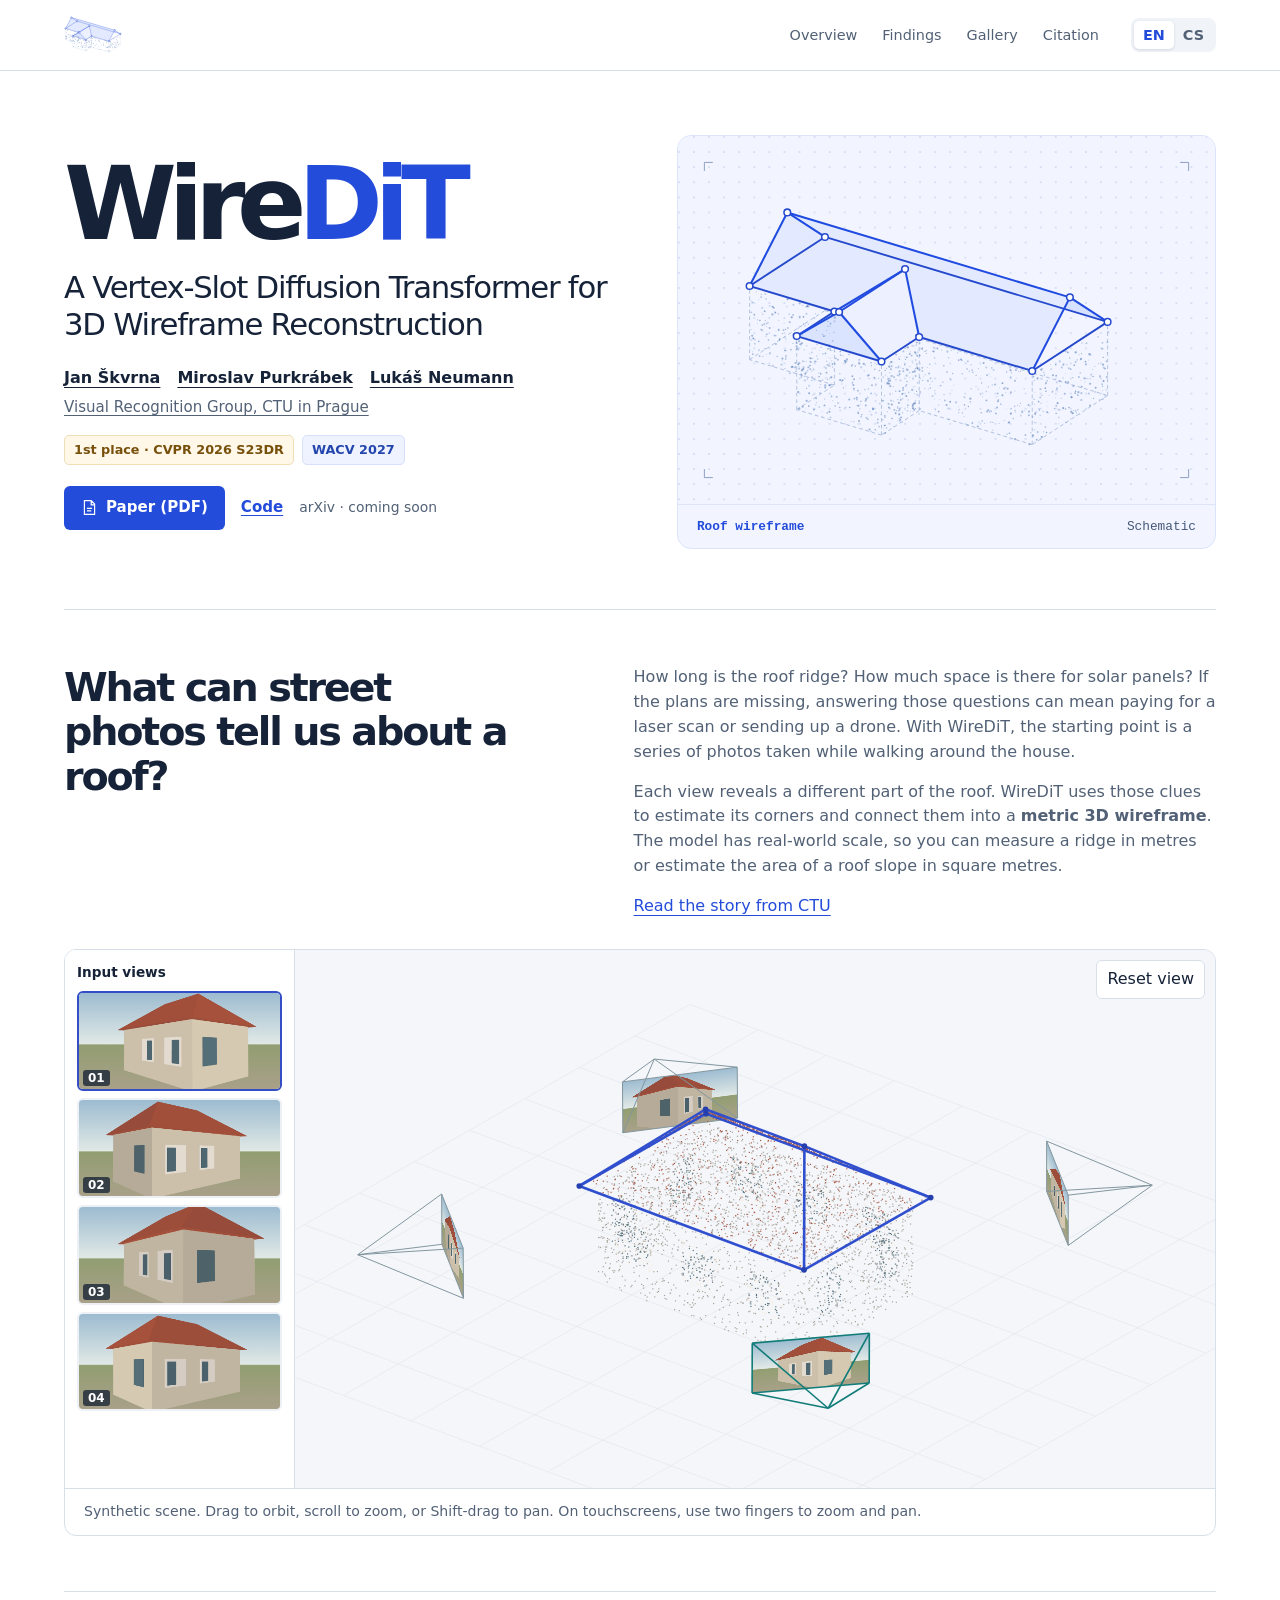
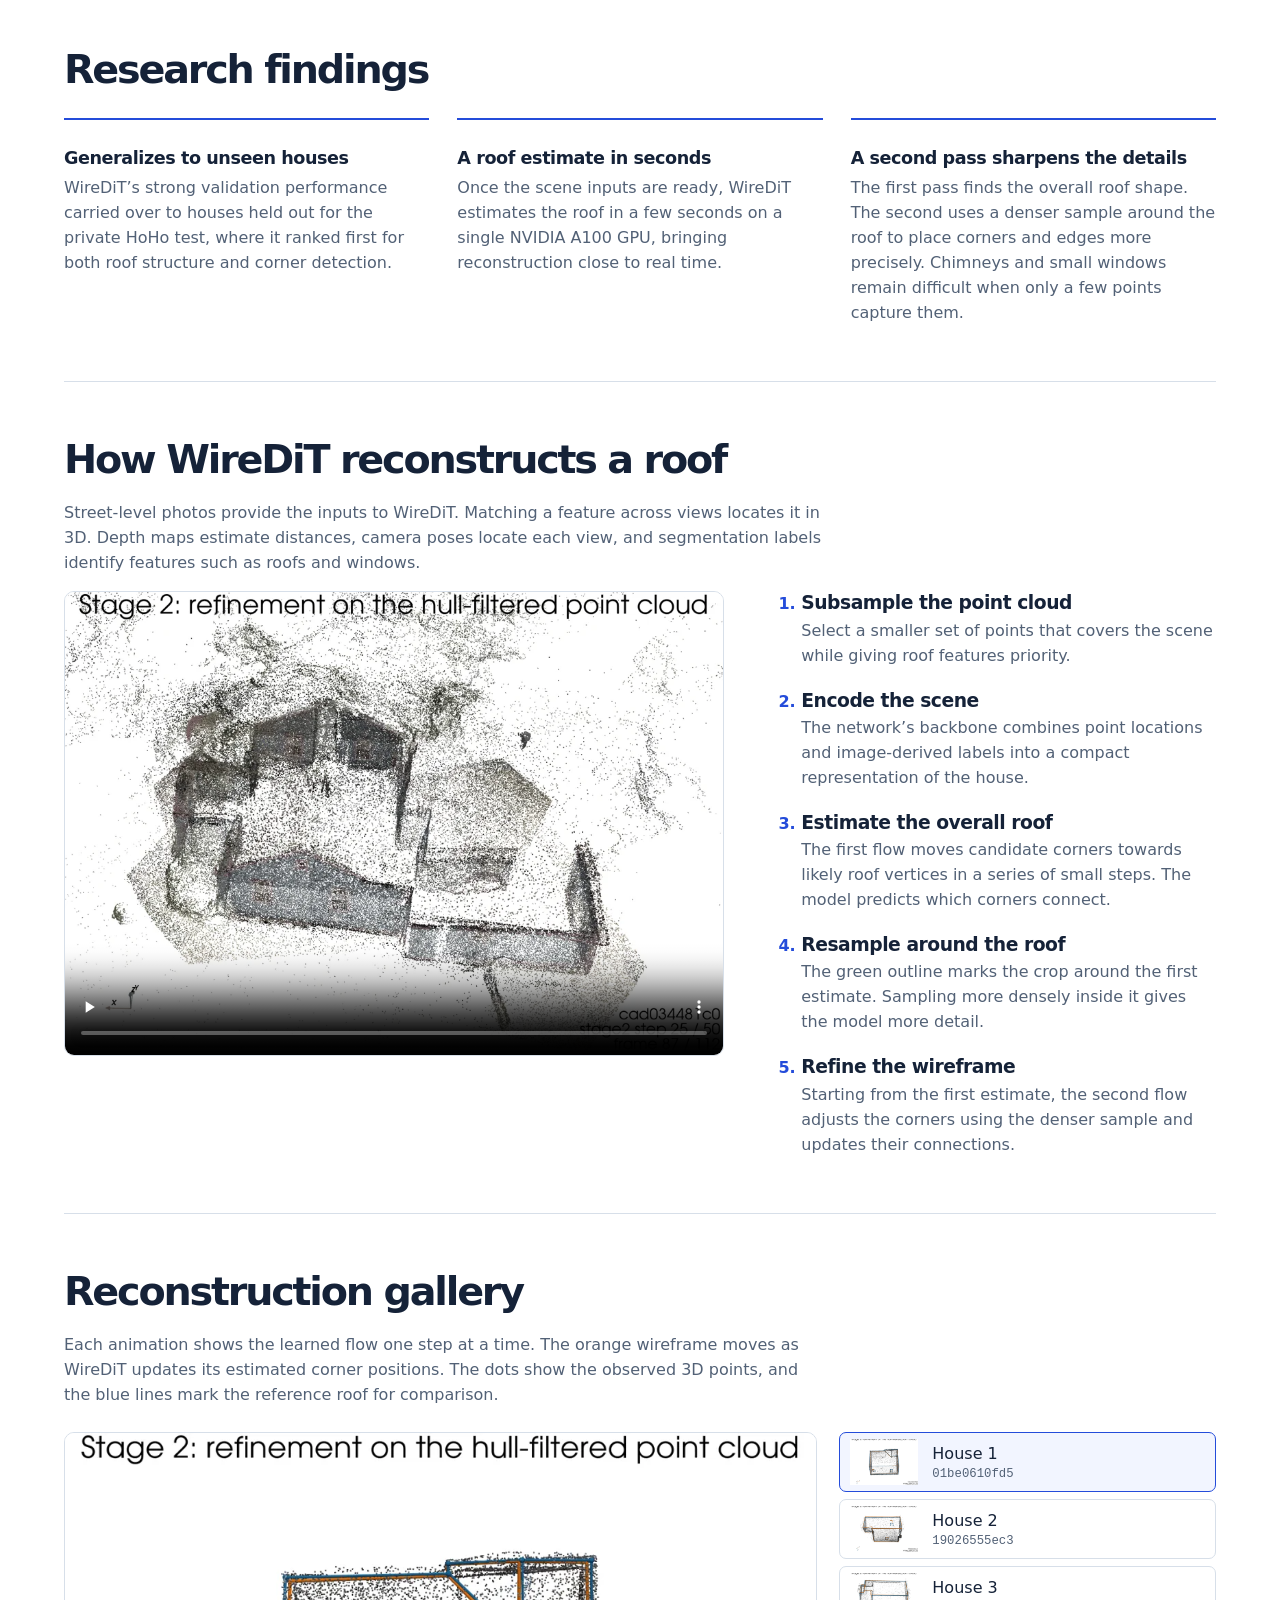
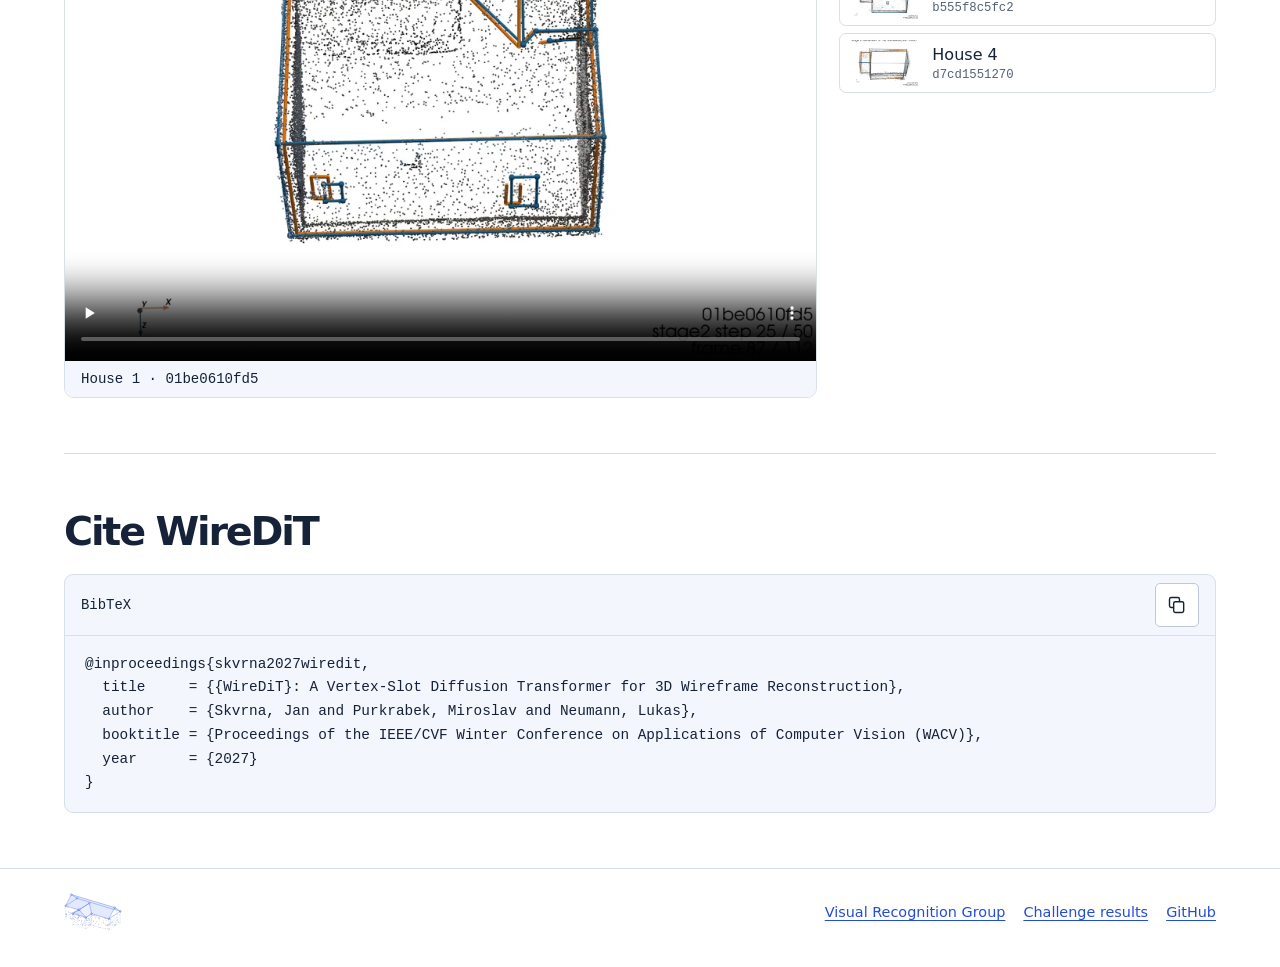
<file: index.html>
<!doctype html>
<html lang="en">
<head>
<meta charset="utf-8">
<meta name="viewport" content="width=device-width,initial-scale=1">
<title>WireDiT · A Vertex-Slot Diffusion Transformer for 3D Wireframe Reconstruction</title>
<meta name="description" content="WireDiT reconstructs the corners and edges of a roof from street-level observations. Explore the method and watch it reconstruct five houses.">
<link rel="icon" href="./assets/house.svg">
<link rel="stylesheet" href="./style.css">
<link rel="canonical" href="/WireDiT/">
<link rel="alternate" hreflang="en" href="/WireDiT/">
<link rel="alternate" hreflang="cs" href="/WireDiT/cs/">
<script src="./language.js">
</script>
<script defer src="./site.js">
</script>
</head>
<body>
<header>
<div class="wrap top">
<a class="brand" href="#top" aria-label="WireDiT">
<img alt="" src="./assets/house.svg"></a>
<nav aria-label="Page sections">
<a href="#overview">Overview</a>
<a href="#findings">Findings</a>
<a href="#gallery">Gallery</a>
<a href="#citation">Citation</a>
</nav>
<div class="lang" aria-label="Language">
<a data-lang="en" lang="en" aria-label="English" aria-current="true" href="./?lang=en">EN</a>
<a data-lang="cs" lang="cs" aria-label="Čeština"  href="./cs/?lang=cs">CS</a>
</div>
</div>
</header>
<main class="wrap" id="top">
<section class="hero">
<div>
<h1>Wire<span>DiT</span>
</h1>
<p class="subtitle">A Vertex-Slot Diffusion Transformer for 3D Wireframe Reconstruction</p>
<div class="authors">
<a href="https://jskvrna.github.io/">Jan Škvrna</a>
<a href="https://mirapurkrabek.github.io/">Miroslav Purkrábek</a>
<a href="https://cmp.felk.cvut.cz/~neumann/">Lukáš Neumann</a>
</div>
<a class="aff" href="https://vrg.fel.cvut.cz/">Visual Recognition Group, CTU in Prague</a>
<div class="badges">
<a class="badge award" href="https://s23dr.github.io/2026/prizes.html">1st place · CVPR 2026 S23DR</a>
<span class="badge">WACV 2027</span>
</div>
<div class="actions">
<a class="button" href="./assets/WireDiT.pdf">
<svg viewBox="0 0 20 20" fill="none" stroke="currentColor" stroke-width="1.4" aria-hidden="true">
<path d="M4 2h8l4 4v12H4z M12 2v5h4M7 11h6m-6 3h5"/>
</svg>Paper (PDF)</a>
<a class="code-link" href="https://huggingface.co/jskvrna/2026_s23dr">Code</a>
<span class="pending">arXiv · coming soon</span>
</div>
</div>
<figure>
<img src="./assets/roof.svg" width="570" height="390" style="height:auto" alt="Axonometric drawing of a gabled roof with connected vertices and a sparse cloud of façade points.">
<figcaption>
<span class="blue-line">Roof wireframe</span>
<span>Schematic</span>
</figcaption>
</figure>
</section>
<section id="overview" class="section">
<div class="intro">
<h2>What can street photos tell us about a roof?</h2>
<div>
<p>How long is the roof ridge? How much space is there for solar panels? If the plans are missing, answering those questions can mean paying for a laser scan or sending up a drone. With WireDiT, the starting point is a series of photos taken while walking around the house.</p>
<p>Each view reveals a different part of the roof. WireDiT uses those clues to estimate its corners and connect them into a <strong>metric 3D wireframe</strong>. The model has real-world scale, so you can measure a ridge in metres or estimate the area of a roof slope in square metres.</p>
<a href="https://cyber.felk.cvut.cz/news/phd-students-win-international-competition-with-ai-for-3d-roof-reconstruction/">Read the story from CTU</a>
</div>
</div>
<figure class="pipeline" id="reconstruction">
<div class="recon-layout"><div class="recon-rail"><strong>Input views</strong><div class="recon-photos"></div></div>
<div class="recon-stage"><canvas tabindex="0" aria-label="Interactive 3D reconstruction" aria-describedby="recon-help"></canvas><button type="button" class="recon-reset">Reset view</button></div></div>
<figcaption id="recon-help">Synthetic scene. Drag to orbit, scroll to zoom, or Shift-drag to pan. On touchscreens, use two fingers to zoom and pan.</figcaption></figure>
<script defer src="./viewer.js"></script>
</section>
<section class="section" id="findings">
<h2>Research findings</h2>
<div class="findings">
<article class="finding"><h3>Generalizes to unseen houses</h3><p>WireDiT’s strong validation performance carried over to houses held out for the private HoHo test, where it ranked first for both roof structure and corner detection.</p></article>
<article class="finding"><h3>A roof estimate in seconds</h3><p>Once the scene inputs are ready, WireDiT estimates the roof in a few seconds on a single NVIDIA A100 GPU, bringing reconstruction close to real time.</p></article>
<article class="finding"><h3>A second pass sharpens the details</h3><p>The first pass finds the overall roof shape. The second uses a denser sample around the roof to place corners and edges more precisely. Chimneys and small windows remain difficult when only a few points capture them.</p></article>
</div>
</section>
<section class="section" id="walkthrough">
<h2 id="walk-title">How WireDiT reconstructs a roof</h2>
<p>Street-level photos provide the inputs to WireDiT. Matching a feature across views locates it in 3D. Depth maps estimate distances, camera poses locate each view, and segmentation labels identify features such as roofs and windows.</p>
<div class="walkthrough">
<figure class="player"><video controls playsinline muted loop preload="none" aria-labelledby="walk-title" poster="./assets/cad034481c0.webp" src="./assets/cad034481c0.mp4"></video></figure>
<ol>
<li><h3>Subsample the point cloud</h3><p>Select a smaller set of points that covers the scene while giving roof features priority.</p></li>
<li><h3>Encode the scene</h3><p>The network’s backbone combines point locations and image-derived labels into a compact representation of the house.</p></li>
<li><h3>Estimate the overall roof</h3><p>The first flow moves candidate corners towards likely roof vertices in a series of small steps. The model predicts which corners connect.</p></li>
<li><h3>Resample around the roof</h3><p>The green outline marks the crop around the first estimate. Sampling more densely inside it gives the model more detail.</p></li>
<li><h3>Refine the wireframe</h3><p>Starting from the first estimate, the second flow adjusts the corners using the denser sample and updates their connections.</p></li>
</ol>
</div>
</section>
<section class="section" id="gallery">
<h2>Reconstruction gallery</h2>
<p>Each animation shows the learned flow one step at a time. The orange wireframe moves as WireDiT updates its estimated corner positions. The dots show the observed 3D points, and the blue lines mark the reference roof for comparison.</p>
<div class="gallery" data-assets="./assets/">
<figure class="player">
<video controls playsinline muted loop preload="none" aria-labelledby="scene-title" poster="./assets/01be0610fd5.webp" src="./assets/01be0610fd5.mp4">
</video>
<figcaption id="scene-title" aria-live="polite">House 1 · 01be0610fd5</figcaption>
</figure>
<div class="choices" role="group" aria-label="Select a reconstruction">
<button type="button" data-id="01be0610fd5" data-label="House 1" aria-pressed="true">
<img alt="" loading="lazy" src="./assets/01be0610fd5.webp">
<span>House 1<small>01be0610fd5</small>
</span>
</button>
<button type="button" data-id="19026555ec3" data-label="House 2" aria-pressed="false">
<img alt="" loading="lazy" src="./assets/19026555ec3.webp">
<span>House 2<small>19026555ec3</small>
</span>
</button>
<button type="button" data-id="b555f8c5fc2" data-label="House 3" aria-pressed="false">
<img alt="" loading="lazy" src="./assets/b555f8c5fc2.webp">
<span>House 3<small>b555f8c5fc2</small>
</span>
</button>
<button type="button" data-id="d7cd1551270" data-label="House 4" aria-pressed="false">
<img alt="" loading="lazy" src="./assets/d7cd1551270.webp">
<span>House 4<small>d7cd1551270</small>
</span>
</button>
</div>
</div>
</section>
<section class="section" id="citation">
<h2>Cite WireDiT</h2>
<div class="citation">
<div class="cithead">
<span>BibTeX</span>
<span class="copy-tools"><span id="copy-feedback" role="status"></span><button id="copy" type="button" data-ok="Copied" data-fail="Select and copy below" aria-label="Copy citation" title="Copy citation"><svg width="20" height="20" viewBox="0 0 24 24" fill="none" stroke="currentColor" stroke-width="1.7" aria-hidden="true"><rect x="8" y="8" width="12" height="13" rx="2"/><path d="M15 8V5a2 2 0 0 0-2-2H5a2 2 0 0 0-2 2v8a2 2 0 0 0 2 2h3"/></svg></button></span>
</div>
<pre id="bib">@inproceedings{skvrna2027wiredit,
  title     = {{WireDiT}: A Vertex-Slot Diffusion Transformer for 3D Wireframe Reconstruction},
  author    = {Skvrna, Jan and Purkrabek, Miroslav and Neumann, Lukas},
  booktitle = {Proceedings of the IEEE/CVF Winter Conference on Applications of Computer Vision (WACV)},
  year      = {2027}
}</pre>
</div>
</section>
</main>
<footer>
<div class="wrap">
<a class="brand" href="#top" aria-label="WireDiT">
<img alt="" src="./assets/house.svg"></a>
<div class="links">
<a href="https://vrg.fel.cvut.cz/">Visual Recognition Group</a>
<a href="https://s23dr.github.io/2026/prizes.html">Challenge results</a>
<a href="https://github.com/jskvrna/WireDiT">GitHub</a>
</div>
</div>
</footer>
</body>
</html>
</file>
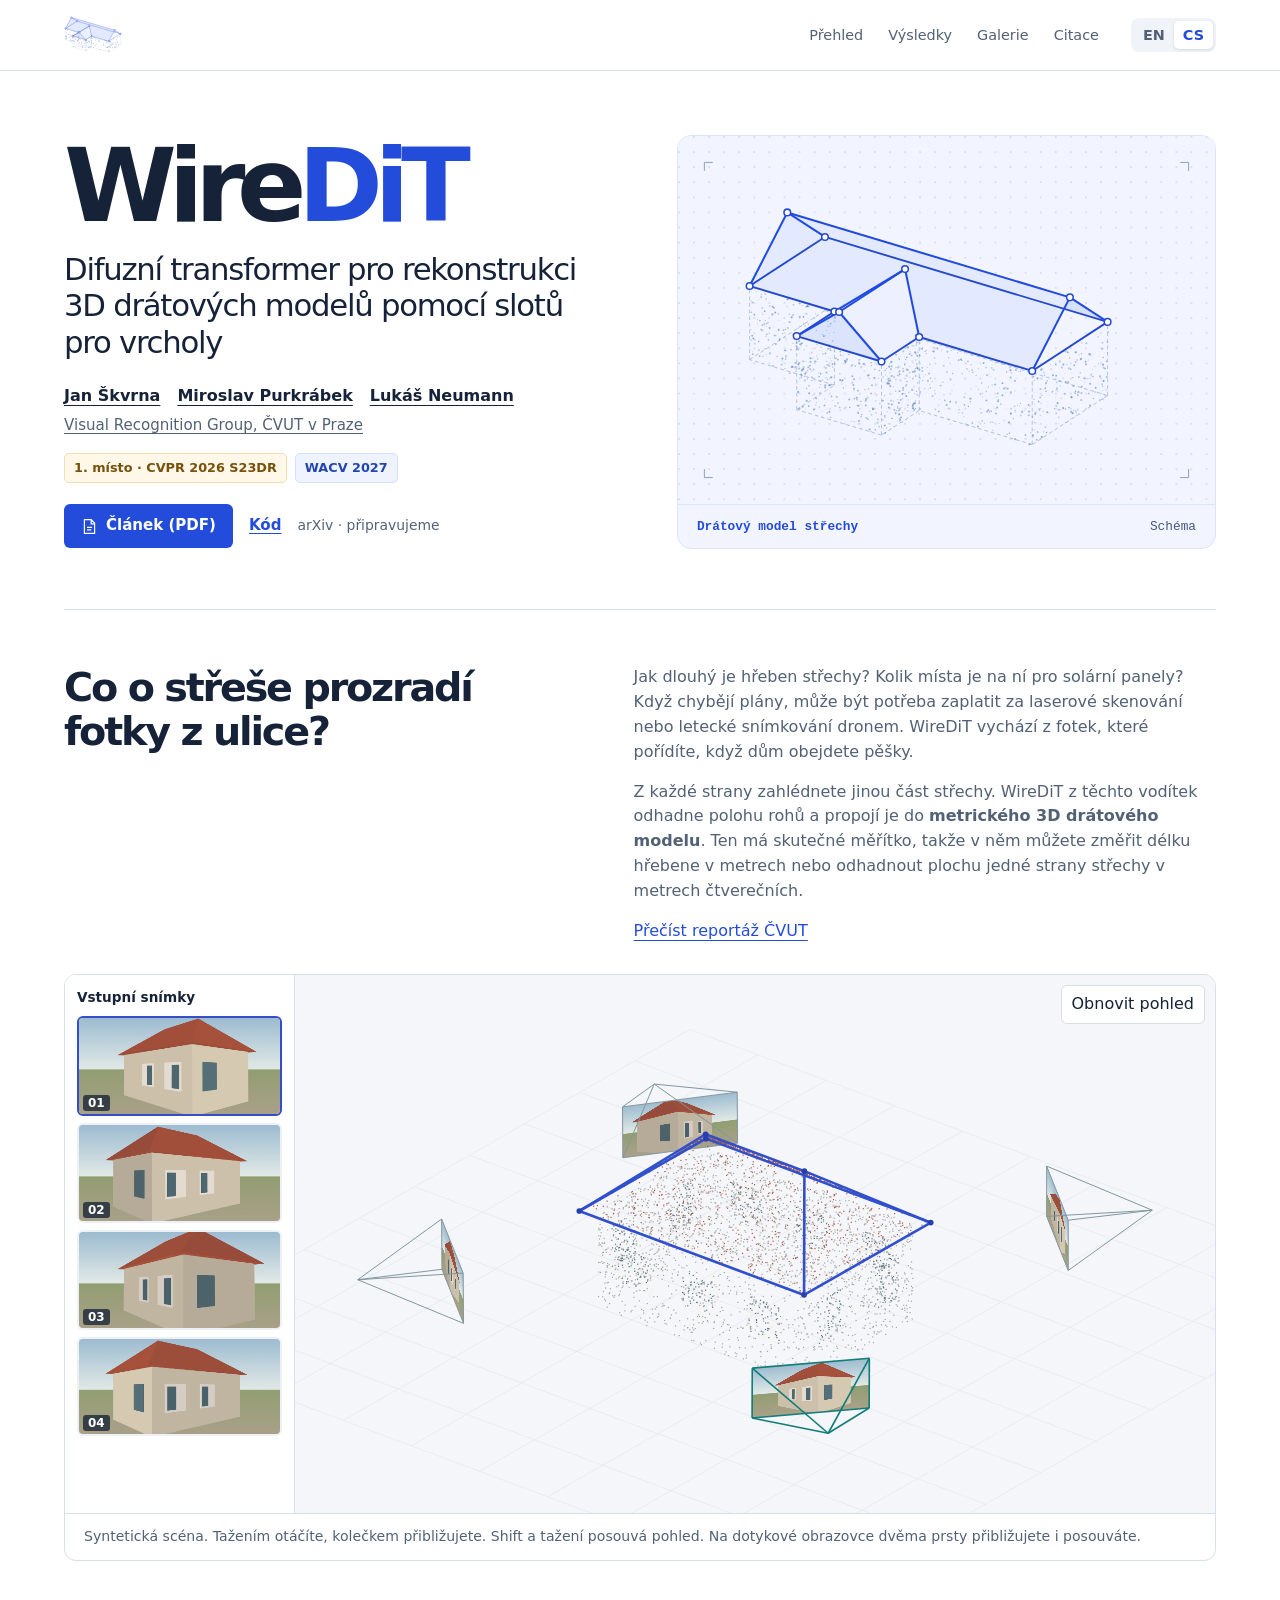
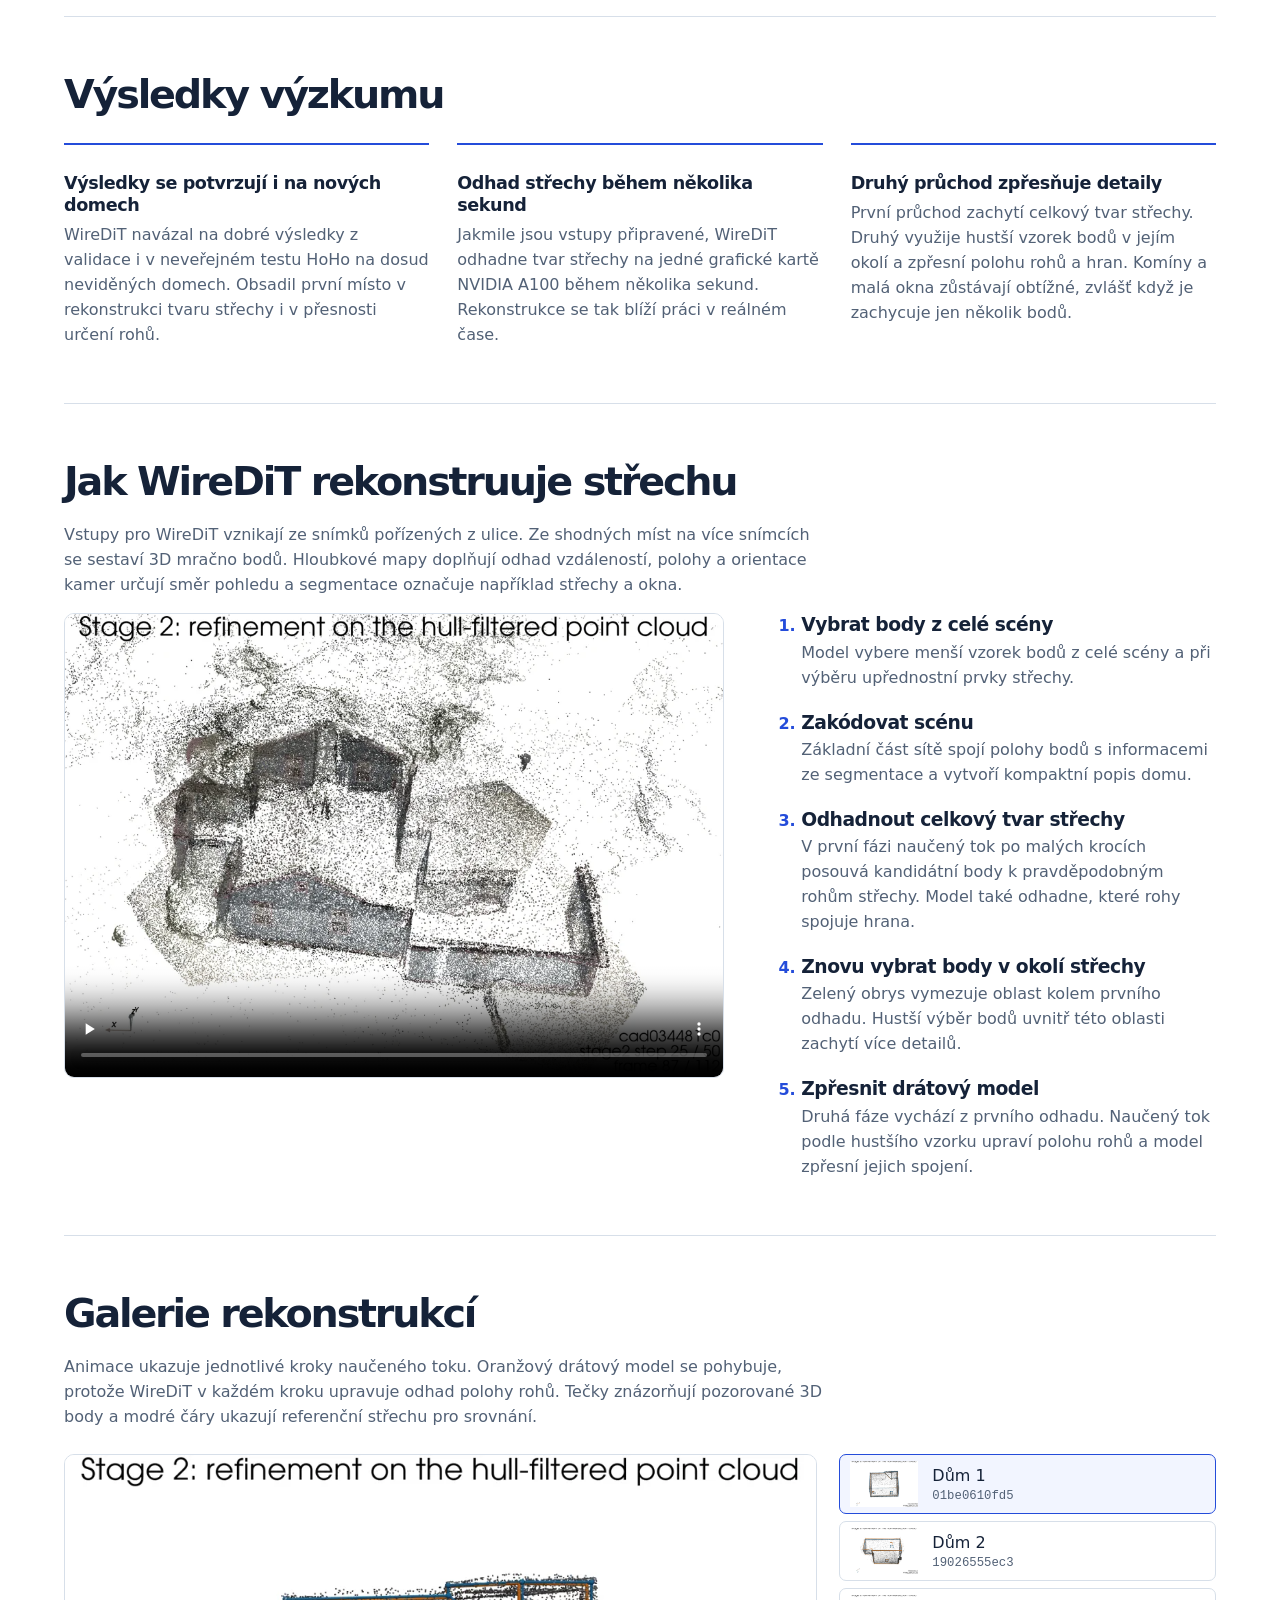
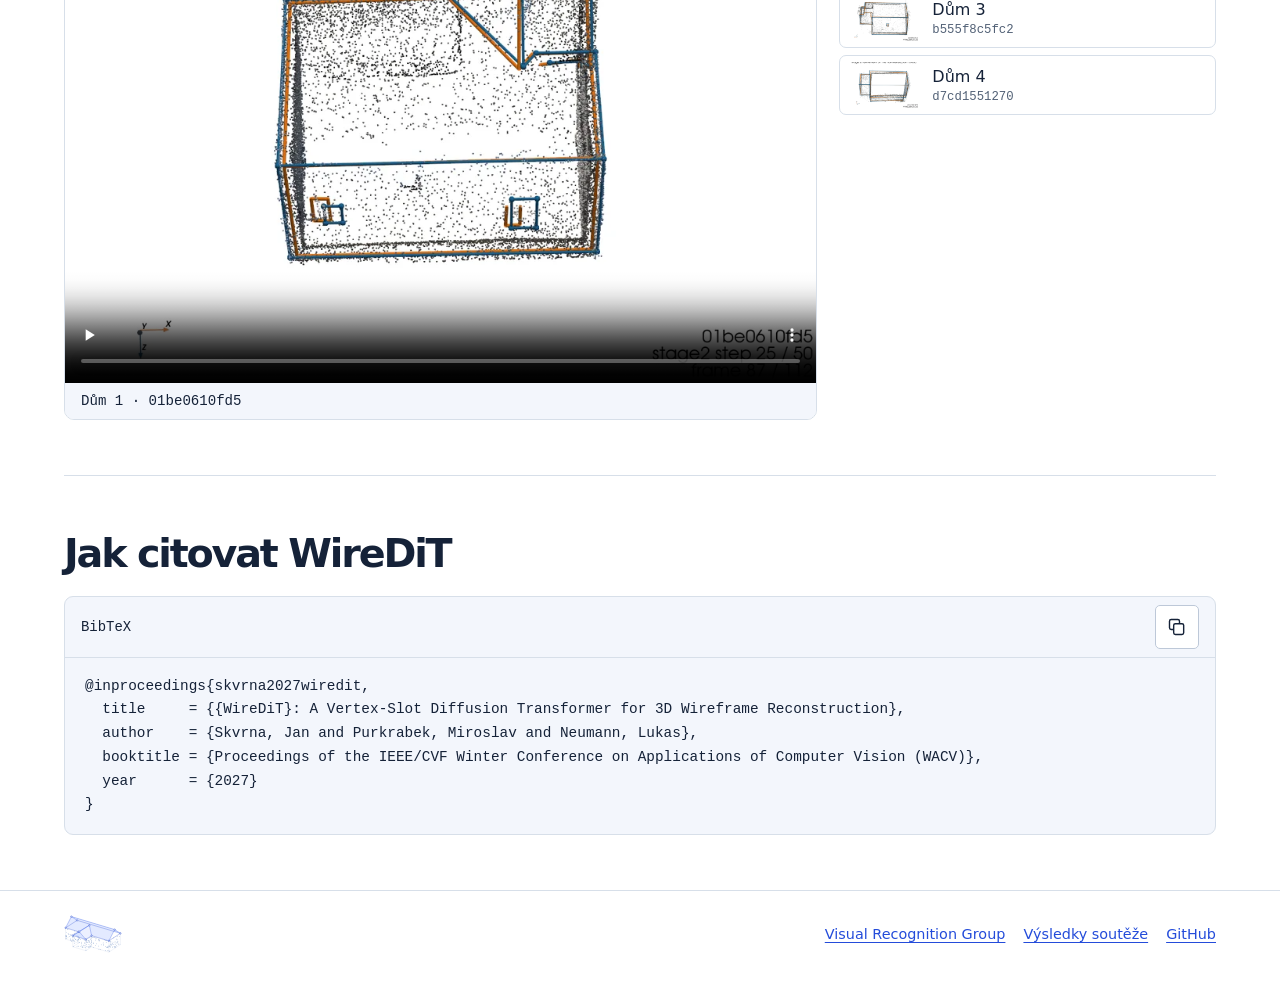
<file: cs/index.html>
<!doctype html>
<html lang="cs">
<head>
<meta charset="utf-8">
<meta name="viewport" content="width=device-width,initial-scale=1">
<title>WireDiT · Difuzní transformer pro rekonstrukci 3D drátových modelů pomocí slotů pro vrcholy</title>
<meta name="description" content="WireDiT odhaduje rohy a hrany střechy ze záběrů pořízených z ulice. Prohlédněte si metodu a sledujte rekonstrukci pěti domů.">
<link rel="icon" href="../assets/house.svg">
<link rel="stylesheet" href="../style.css">
<link rel="canonical" href="/WireDiT/cs/">
<link rel="alternate" hreflang="en" href="/WireDiT/">
<link rel="alternate" hreflang="cs" href="/WireDiT/cs/">
<script src="../language.js">
</script>
<script defer src="../site.js">
</script>
</head>
<body>
<header>
<div class="wrap top">
<a class="brand" href="#top" aria-label="WireDiT">
<img alt="" src="../assets/house.svg"></a>
<nav aria-label="Sekce stránky">
<a href="#overview">Přehled</a>
<a href="#findings">Výsledky</a>
<a href="#gallery">Galerie</a>
<a href="#citation">Citace</a>
</nav>
<div class="lang" aria-label="Jazyk">
<a data-lang="en" lang="en" aria-label="English"  href="../?lang=en">EN</a>
<a data-lang="cs" lang="cs" aria-label="Čeština" aria-current="true" href="../cs/?lang=cs">CS</a>
</div>
</div>
</header>
<main class="wrap" id="top">
<section class="hero">
<div>
<h1>Wire<span>DiT</span>
</h1>
<p class="subtitle">Difuzní transformer pro rekonstrukci 3D drátových modelů pomocí slotů pro vrcholy</p>
<div class="authors">
<a href="https://jskvrna.github.io/">Jan Škvrna</a>
<a href="https://mirapurkrabek.github.io/">Miroslav Purkrábek</a>
<a href="https://cmp.felk.cvut.cz/~neumann/">Lukáš Neumann</a>
</div>
<a class="aff" href="https://vrg.fel.cvut.cz/">Visual Recognition Group, ČVUT v Praze</a>
<div class="badges">
<a class="badge award" href="https://s23dr.github.io/2026/prizes.html">1. místo · CVPR 2026 S23DR</a>
<span class="badge">WACV 2027</span>
</div>
<div class="actions">
<a class="button" href="../assets/WireDiT.pdf">
<svg viewBox="0 0 20 20" fill="none" stroke="currentColor" stroke-width="1.4" aria-hidden="true">
<path d="M4 2h8l4 4v12H4z M12 2v5h4M7 11h6m-6 3h5"/>
</svg>Článek (PDF)</a>
<a class="code-link" href="https://huggingface.co/jskvrna/2026_s23dr">Kód</a>
<span class="pending">arXiv · připravujeme</span>
</div>
</div>
<figure>
<img src="../assets/roof.svg" width="570" height="390" style="height:auto" alt="Axonometrická kresba sedlové střechy s propojenými vrcholy a řídkým mračnem bodů fasády.">
<figcaption>
<span class="blue-line">Drátový model střechy</span>
<span>Schéma</span>
</figcaption>
</figure>
</section>
<section id="overview" class="section">
<div class="intro">
<h2>Co o střeše prozradí fotky z ulice?</h2>
<div>
<p>Jak dlouhý je hřeben střechy? Kolik místa je na ní pro solární panely? Když chybějí plány, může být potřeba zaplatit za laserové skenování nebo letecké snímkování dronem. WireDiT vychází z fotek, které pořídíte, když dům obejdete pěšky.</p>
<p>Z každé strany zahlédnete jinou část střechy. WireDiT z těchto vodítek odhadne polohu rohů a propojí je do <strong>metrického 3D drátového modelu</strong>. Ten má skutečné měřítko, takže v něm můžete změřit délku hřebene v metrech nebo odhadnout plochu jedné strany střechy v metrech čtverečních.</p>
<a href="https://fel.cvut.cz/cs/aktualne/novinky/84587-staci-vyfotit-dum-a-ai-dopocita-strechu-doktorandi-fel-cvut-zvitezili-v-prestizni-svetove-soutezi">Přečíst reportáž ČVUT</a>
</div>
</div>
<figure class="pipeline" id="reconstruction">
<div class="recon-layout"><div class="recon-rail"><strong>Vstupní snímky</strong><div class="recon-photos"></div></div>
<div class="recon-stage"><canvas tabindex="0" aria-label="Interaktivní 3D rekonstrukce" aria-describedby="recon-help"></canvas><button type="button" class="recon-reset">Obnovit pohled</button></div></div>
<figcaption id="recon-help">Syntetická scéna. Tažením otáčíte, kolečkem přibližujete. Shift a tažení posouvá pohled. Na dotykové obrazovce dvěma prsty přibližujete i posouváte.</figcaption></figure>
<script defer src="../viewer.js"></script>
</section>
<section class="section" id="findings">
<h2>Výsledky výzkumu</h2>
<div class="findings">
<article class="finding"><h3>Výsledky se potvrzují i na nových domech</h3><p>WireDiT navázal na dobré výsledky z validace i v neveřejném testu HoHo na dosud neviděných domech. Obsadil první místo v rekonstrukci tvaru střechy i v přesnosti určení rohů.</p></article>
<article class="finding"><h3>Odhad střechy během několika sekund</h3><p>Jakmile jsou vstupy připravené, WireDiT odhadne tvar střechy na jedné grafické kartě NVIDIA A100 během několika sekund. Rekonstrukce se tak blíží práci v reálném čase.</p></article>
<article class="finding"><h3>Druhý průchod zpřesňuje detaily</h3><p>První průchod zachytí celkový tvar střechy. Druhý využije hustší vzorek bodů v jejím okolí a zpřesní polohu rohů a hran. Komíny a malá okna zůstávají obtížné, zvlášť když je zachycuje jen několik bodů.</p></article>
</div>
</section>
<section class="section" id="walkthrough">
<h2 id="walk-title">Jak WireDiT rekonstruuje střechu</h2>
<p>Vstupy pro WireDiT vznikají ze snímků pořízených z ulice. Ze shodných míst na více snímcích se sestaví 3D mračno bodů. Hloubkové mapy doplňují odhad vzdáleností, polohy a orientace kamer určují směr pohledu a segmentace označuje například střechy a okna.</p>
<div class="walkthrough">
<figure class="player"><video controls playsinline muted loop preload="none" aria-labelledby="walk-title" poster="../assets/cad034481c0.webp" src="../assets/cad034481c0.mp4"></video></figure>
<ol>
<li><h3>Vybrat body z celé scény</h3><p>Model vybere menší vzorek bodů z celé scény a při výběru upřednostní prvky střechy.</p></li>
<li><h3>Zakódovat scénu</h3><p>Základní část sítě spojí polohy bodů s informacemi ze segmentace a vytvoří kompaktní popis domu.</p></li>
<li><h3>Odhadnout celkový tvar střechy</h3><p>V první fázi naučený tok po malých krocích posouvá kandidátní body k pravděpodobným rohům střechy. Model také odhadne, které rohy spojuje hrana.</p></li>
<li><h3>Znovu vybrat body v okolí střechy</h3><p>Zelený obrys vymezuje oblast kolem prvního odhadu. Hustší výběr bodů uvnitř této oblasti zachytí více detailů.</p></li>
<li><h3>Zpřesnit drátový model</h3><p>Druhá fáze vychází z prvního odhadu. Naučený tok podle hustšího vzorku upraví polohu rohů a model zpřesní jejich spojení.</p></li>
</ol>
</div>
</section>
<section class="section" id="gallery">
<h2>Galerie rekonstrukcí</h2>
<p>Animace ukazuje jednotlivé kroky naučeného toku. Oranžový drátový model se pohybuje, protože WireDiT v každém kroku upravuje odhad polohy rohů. Tečky znázorňují pozorované 3D body a modré čáry ukazují referenční střechu pro srovnání.</p>
<div class="gallery" data-assets="../assets/">
<figure class="player">
<video controls playsinline muted loop preload="none" aria-labelledby="scene-title" poster="../assets/01be0610fd5.webp" src="../assets/01be0610fd5.mp4">
</video>
<figcaption id="scene-title" aria-live="polite">Dům 1 · 01be0610fd5</figcaption>
</figure>
<div class="choices" role="group" aria-label="Výběr rekonstrukce">
<button type="button" data-id="01be0610fd5" data-label="Dům 1" aria-pressed="true">
<img alt="" loading="lazy" src="../assets/01be0610fd5.webp">
<span>Dům 1<small>01be0610fd5</small>
</span>
</button>
<button type="button" data-id="19026555ec3" data-label="Dům 2" aria-pressed="false">
<img alt="" loading="lazy" src="../assets/19026555ec3.webp">
<span>Dům 2<small>19026555ec3</small>
</span>
</button>
<button type="button" data-id="b555f8c5fc2" data-label="Dům 3" aria-pressed="false">
<img alt="" loading="lazy" src="../assets/b555f8c5fc2.webp">
<span>Dům 3<small>b555f8c5fc2</small>
</span>
</button>
<button type="button" data-id="d7cd1551270" data-label="Dům 4" aria-pressed="false">
<img alt="" loading="lazy" src="../assets/d7cd1551270.webp">
<span>Dům 4<small>d7cd1551270</small>
</span>
</button>
</div>
</div>
</section>
<section class="section" id="citation">
<h2>Jak citovat WireDiT</h2>
<div class="citation">
<div class="cithead">
<span>BibTeX</span>
<span class="copy-tools"><span id="copy-feedback" role="status"></span><button id="copy" type="button" data-ok="Zkopírováno" data-fail="Označte text a zkopírujte jej" aria-label="Kopírovat citaci" title="Kopírovat citaci"><svg width="20" height="20" viewBox="0 0 24 24" fill="none" stroke="currentColor" stroke-width="1.7" aria-hidden="true"><rect x="8" y="8" width="12" height="13" rx="2"/><path d="M15 8V5a2 2 0 0 0-2-2H5a2 2 0 0 0-2 2v8a2 2 0 0 0 2 2h3"/></svg></button></span>
</div>
<pre id="bib">@inproceedings{skvrna2027wiredit,
  title     = {{WireDiT}: A Vertex-Slot Diffusion Transformer for 3D Wireframe Reconstruction},
  author    = {Skvrna, Jan and Purkrabek, Miroslav and Neumann, Lukas},
  booktitle = {Proceedings of the IEEE/CVF Winter Conference on Applications of Computer Vision (WACV)},
  year      = {2027}
}</pre>
</div>
</section>
</main>
<footer>
<div class="wrap">
<a class="brand" href="#top" aria-label="WireDiT">
<img alt="" src="../assets/house.svg"></a>
<div class="links">
<a href="https://vrg.fel.cvut.cz/">Visual Recognition Group</a>
<a href="https://s23dr.github.io/2026/prizes.html">Výsledky soutěže</a>
<a href="https://github.com/jskvrna/WireDiT">GitHub</a>
</div>
</div>
</footer>
</body>
</html>
</file>
<file: style.css>
:root {
  color-scheme:light;
  --ink:#152238;
  --blue:#244cda;
  --muted:#526176;
  --line:#d7dfe9;
  --panel:#f3f6fc;
  --mono:ui-monospace,SFMono-Regular,Consolas,monospace;
}
* {
  box-sizing:border-box;
}
html {
  scroll-behavior:smooth;
  scroll-padding-top:20px;
}
body {
  margin:0;
  background:#fff;
  color:var(--ink);
  font:16px/1.56 system-ui,-apple-system,BlinkMacSystemFont,"Segoe UI",sans-serif;
}
a {
  color:var(--blue);
  text-underline-offset:.22em;
}
a:hover {
  text-decoration:underline;
}
button,a {
  touch-action:manipulation;
}
button {
  cursor:pointer;
  font:inherit;
}
a:focus-visible,button:focus-visible,summary:focus-visible {
  outline:3px solid #f79538;
  outline-offset:4px;
}
.wrap {
  width:min(1180px,90%);
  margin:auto;
}
header {
  border-bottom:1px solid var(--line);
}
.top {
  min-height:70px;
  display:flex;
  align-items:center;
  gap:32px;
}
.brand {
  display:inline-flex;
  align-items:center;
  gap:9px;
  font-weight:780;
  letter-spacing:-.045em;
  color:var(--ink);
  font-size:1.24rem;
  text-decoration:none;
}
.brand img {
  width:30px;
}
nav {
  display:flex;
  gap:25px;
  margin-left:auto;
}
nav a,.lang a {
  color:var(--muted);
  font-size:.9rem;
  text-decoration:none;
}
.lang {
  display:flex;
  padding:3px;
  background:#f0f3f8;
  border-radius:8px;
}
.lang a {
  padding:3px 9px;
  border-radius:5px;
  font-weight:640;
}
.lang [aria-current] {
  color:var(--blue);
  background:white;
  box-shadow:0 1px 3px #15223820;
}
.hero {
  display:grid;
  grid-template-columns:1.03fr 1fr;
  align-items:center;
  gap:5%;
  padding:64px 0 60px;
}
.hero h1 {
  font-size:clamp(4rem,8vw,7.5rem);
  line-height:.98;
  letter-spacing:-.083em;
  margin:0 0 15px;
  font-weight:750;
}
.hero h1 span {
  color:var(--blue);
}
.subtitle {
  font-size:clamp(1.45rem,2.4vw,2.1rem);
  line-height:1.18;
  letter-spacing:-.041em;
  font-weight:540;
  margin:0 0 24px;
  max-width:28ch;
}
.authors {
  display:flex;
  flex-wrap:wrap;
  gap:4px 17px;
}
.authors a {
  font-weight:620;
  color:var(--ink);
}
.aff {
  display:inline-block;
  color:var(--muted);
  font-size:.94rem;
  margin:5px 0 16px;
}
.badges,.actions {
  display:flex;
  gap:8px;
  align-items:center;
  flex-wrap:wrap;
}
.badge {
  font-size:.8rem;
  font-weight:650;
  text-decoration:none;
  border:1px solid #d6e0fc;
  border-radius:5px;
  padding:4px 9px;
  background:#eef3ff;
  color:#2345ad;
}
.award {
  background:#fff7e7;
  border-color:#efdfb5;
  color:#77500c;
}
.actions {
  margin-top:21px;
  gap:16px;
}
.button {
  display:inline-flex;
  align-items:center;
  gap:8px;
  background:var(--blue);
  color:white;
  padding:10px 17px;
  border-radius:6px;
  font-weight:630;
  font-size:.94rem;
  text-decoration:none;
}
.button:hover {
  background:#193bad;
  text-decoration:none;
}
.button svg {
  width:17px;
}
.pending {
  color:var(--muted);
  font-size:.87rem;
}
.hero figure {
  margin:0;
  background:#f2f5ff;
  border:1px solid #dbe4fb;
  border-radius:14px;
  overflow:hidden;
}
.hero figure img {
  width:100%;
  display:block;
}
.hero figcaption {
  padding:12px 19px;
  border-top:1px solid #dde4f6;
  display:flex;
  gap:15px;
  justify-content:space-between;
  font:.8rem/1.5 var(--mono);
  color:#465879;
}
.blue-line {
  font-weight:700;
  color:var(--blue);
}
.section {
  padding:55px 0;
  border-top:1px solid var(--line);
}
h2 {
  font-size:clamp(1.85rem,3.1vw,2.75rem);
  letter-spacing:-.055em;
  line-height:1.12;
  margin:0 0 20px;
  font-weight:670;
}
h3 {
  line-height:1.25;
  letter-spacing:-.025em;
}
.intro {
  display:grid;
  grid-template-columns:1fr 1.22fr;
  gap:8%;
  align-items:start;
}
.intro h2 {
  max-width:18ch;
}
.intro p,.section>p {
  margin:0 0 15px;
  max-width:75ch;
  color:var(--muted);
}
.pipeline {
  margin:30px 0 0;
  border:1px solid var(--line);
  border-radius:12px;
  overflow:hidden;
}
.stages {
  display:grid;
  grid-template-columns:1fr .72fr 1fr;
}
.stage {
  display:flex;
  flex-direction:column;
  align-items:center;
  justify-content:center;
  min-height:188px;
  padding:18px;
  gap:10px;
  text-align:center;
}
.stage+.stage {
  border-left:1px solid var(--line);
}
.stage img {
  height:96px;
  max-width:100%;
  object-fit:contain;
}
.stage.mid {
  background:var(--panel);
}
.stage.mid img {
  height:52px;
  margin:22px 0;
}
.stage b {
  font-size:.96rem;
}
.stage.out img {
  width:150px;
  object-fit:cover;
  border-radius:4px;
}
.pipeline figcaption {
  padding:12px 19px;
  border-top:1px solid var(--line);
  font-size:.88rem;
  color:var(--muted);
}
.findings {
  display:grid;
  grid-template-columns:repeat(3,1fr);
  gap:28px;
  margin-top:27px;
}
.finding {
  border-top:2px solid var(--blue);
  padding-top:18px;
}
.finding strong {
  display:block;
  font:600 clamp(1.8rem,3.1vw,2.75rem)/1.2 var(--mono);
  color:var(--blue);
  letter-spacing:-.07em;
}
.finding h3 {
  font-size:1.1rem;
  margin:10px 0 6px;
}
.finding p {
  margin:0;
  color:var(--muted);
}
.gallery {
  display:grid;
  grid-template-columns:2fr 1fr;
  gap:22px;
  margin-top:24px;
}
.player {
  border:1px solid var(--line);
  border-radius:10px;
  overflow:hidden;
  align-self:start;
  margin:0;
  background:white;
}
.player video {
  display:block;
  width:100%;
  aspect-ratio:1280/900;
}
.player figcaption {
  background:var(--panel);
  padding:10px 16px;
  font: .88rem var(--mono);
}
.choices {
  display:flex;
  flex-direction:column;
  gap:7px;
}
.choices button {
  display:flex;
  align-items:center;
  gap:14px;
  text-align:left;
  border:1px solid var(--line);
  border-radius:7px;
  background:white;
  color:var(--ink);
  padding:6px 10px;
}
.choices button[aria-pressed=true] {
  border-color:var(--blue);
  background:#f2f5ff;
}
.choices img {
  width:68px;
  height:46px;
  object-fit:cover;
}
.choices small {
  display:block;
  color:var(--muted);
  font: .77rem var(--mono);
}
.citation {
  background:var(--panel);
  border:1px solid var(--line);
  border-radius:9px;
  overflow:hidden;
}
.cithead {
  display:flex;
  justify-content:space-between;
  align-items:center;
  border-bottom:1px solid var(--line);
  padding:8px 16px;
  font: .87rem var(--mono);
}
.cithead button {
  background:white;
  border:1px solid #bdc8d8;
  border-radius:5px;
  padding:5px 11px;
  color:var(--ink);
}
pre {
  font: .9rem/1.65 var(--mono);
  padding:17px 20px;
  margin:0;
  white-space:pre-wrap;
  overflow-wrap:anywhere;
}
footer {
  border-top:1px solid var(--line);
  padding:24px 0 35px;
  color:var(--muted);
}
footer .wrap {
  display:flex;
  align-items:center;
  justify-content:space-between;
  gap:18px;
  flex-wrap:wrap;
}
footer a {
  font-size:.9rem;
}
footer .links {
  display:flex;
  gap:18px;
  flex-wrap:wrap;
}
@media(max-width:850px) {
  .hero {
    gap:3%;
    padding:44px 0;
  }
  .findings {
    gap:17px;
  }
  .top {
    gap:18px;
  }
  nav {
    gap:15px;
  }
  .intro {
    gap:4%;
  }
  .gallery {
    grid-template-columns:1.7fr 1fr;
  }
}
@media(max-width:680px) {
  .wrap {
    width:90%;
  }
  .top {
    min-height:58px;
    flex-wrap:wrap;
    gap:0;
  }
  .lang {
    margin-left:auto;
  }
  nav {
    order:3;
    flex-basis:100%;
    justify-content:space-between;
    margin:0;
    padding:7px 0 10px;
    gap:5px;
  }
  .brand,.lang {
    margin-top:9px;
  }
  .hero {
    grid-template-columns:1fr;
    gap:26px;
    padding:36px 0;
  }
  .hero figure {
    width:100%;
  }
  .hero figure img {
    max-height:300px;
  }
  .section {
    padding:36px 0;
  }
  .intro,.gallery,.findings {
    grid-template-columns:1fr;
    gap:15px;
  }
  .intro h2 {
    max-width:none;
    margin-bottom:0;
  }
  .stage {
    padding:8px;
    min-height:125px;
  }
  .stage img {
    height:61px;
  }
  .stage.mid img {
    height:35px;
    margin:13px 0;
  }
  .stage b {
    font-size:.82rem;
  }
  .stages {
    grid-template-columns:1fr .8fr 1fr;
  }
  .choices {
    display:grid;
    grid-template-columns:repeat(auto-fit,minmax(125px,1fr));
  }
  .choices img {
    width:40px;
    height:31px;
  }
  .choices button {
    padding:5px;
    gap:5px;
  }
  .choices small {
    font-size:.65rem;
  }
  .findings {
    gap:24px;
  }
  .authors {
    gap:3px 12px;
  }
}
@media(prefers-reduced-motion:reduce) {
  html {
    scroll-behavior:auto;
  }
}
.limit {
  margin-top: 28px;
  padding: 14px 18px;
  border-left: 3px solid var(--blue);
  background: var(--panel);
}
.walkthrough {
  display: grid;
  grid-template-columns: 1.5fr 1fr;
  gap: clamp(20px, 4vw, 52px);
  align-items: center;
}
.walkthrough ol {
  padding-left: 1.6em;
  margin: 0;
}
.walkthrough li::marker {
  color: var(--blue);
  font-weight: 650;
}
.walkthrough h3 {
  margin: 0 0 4px;
}
.walkthrough li + li {
  margin-top: 20px;
}
.walkthrough p {
  margin: 0;
  color: var(--muted);
}
@media (max-width: 680px) {
  .walkthrough {
    grid-template-columns: 1fr;
  }
}
.brand img {
  width: 58px;
  display: block;
}
.code-link {
  font-size: .94rem;
  font-weight: 630;
}
.copy-tools {
  display: inline-flex;
  align-items: center;
  gap: .7rem;
}
#copy {
  display: inline-grid;
  place-items: center;
  min-height: 44px;
  min-width: 44px;
}

.recon-layout { display:grid; grid-template-columns:20% minmax(0,1fr); background:#f4f6fa; }
.recon-rail { padding:12px; background:white; border-right:1px solid var(--line); }
.recon-rail strong { display:block; font-size:.85rem; margin-bottom:8px; }
.recon-photos { display:grid; gap:7px; }
.recon-photos button { position:relative; display:block; padding:0; overflow:hidden; border:2px solid transparent; background:#edf1f6; border-radius:6px; cursor:pointer; }
.recon-photos button[aria-pressed=true] { border-color:#344ec7; }
.recon-photos canvas { display:block; width:100%; aspect-ratio:2.1; }
.recon-photos span { position:absolute; bottom:3px; left:4px; color:white; background:#192436c9; padding:1px 5px; border-radius:3px; font:600 12px system-ui; }
.recon-stage { position:relative; min-height:clamp(340px,42vw,540px); }
.recon-stage canvas { position:absolute; inset:0; width:100%; height:100%; touch-action:none; cursor:grab; }
.recon-stage canvas:active { cursor:grabbing; }
.recon-reset { position:absolute; top:10px; right:10px; border:1px solid var(--line); background:white; color:var(--ink); padding:6px 10px; border-radius:6px; cursor:pointer; }
@media(max-width:600px){.recon-rail{padding:6px 3px}.recon-rail strong{font-size:.75rem}.recon-photos canvas{aspect-ratio:1.25;object-fit:cover}.recon-layout{grid-template-columns:22% minmax(0,1fr)}}
</file>
